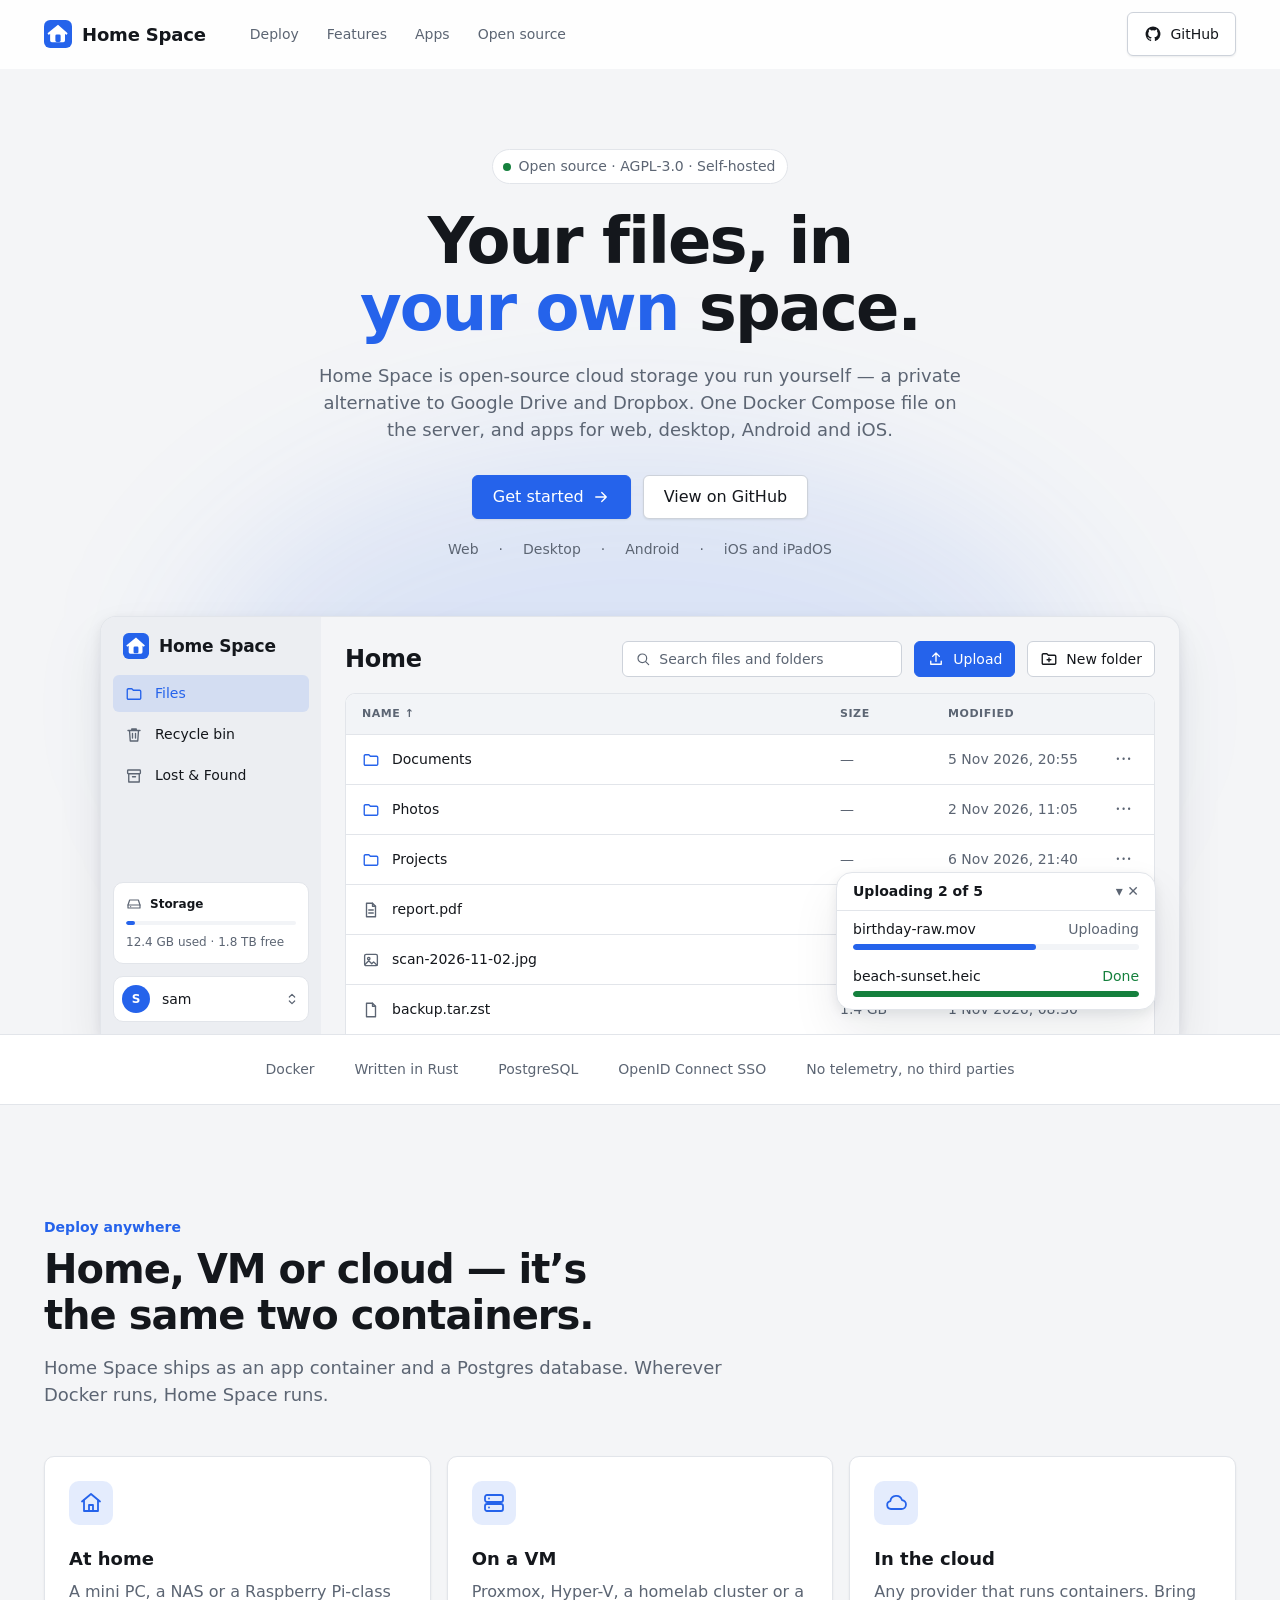
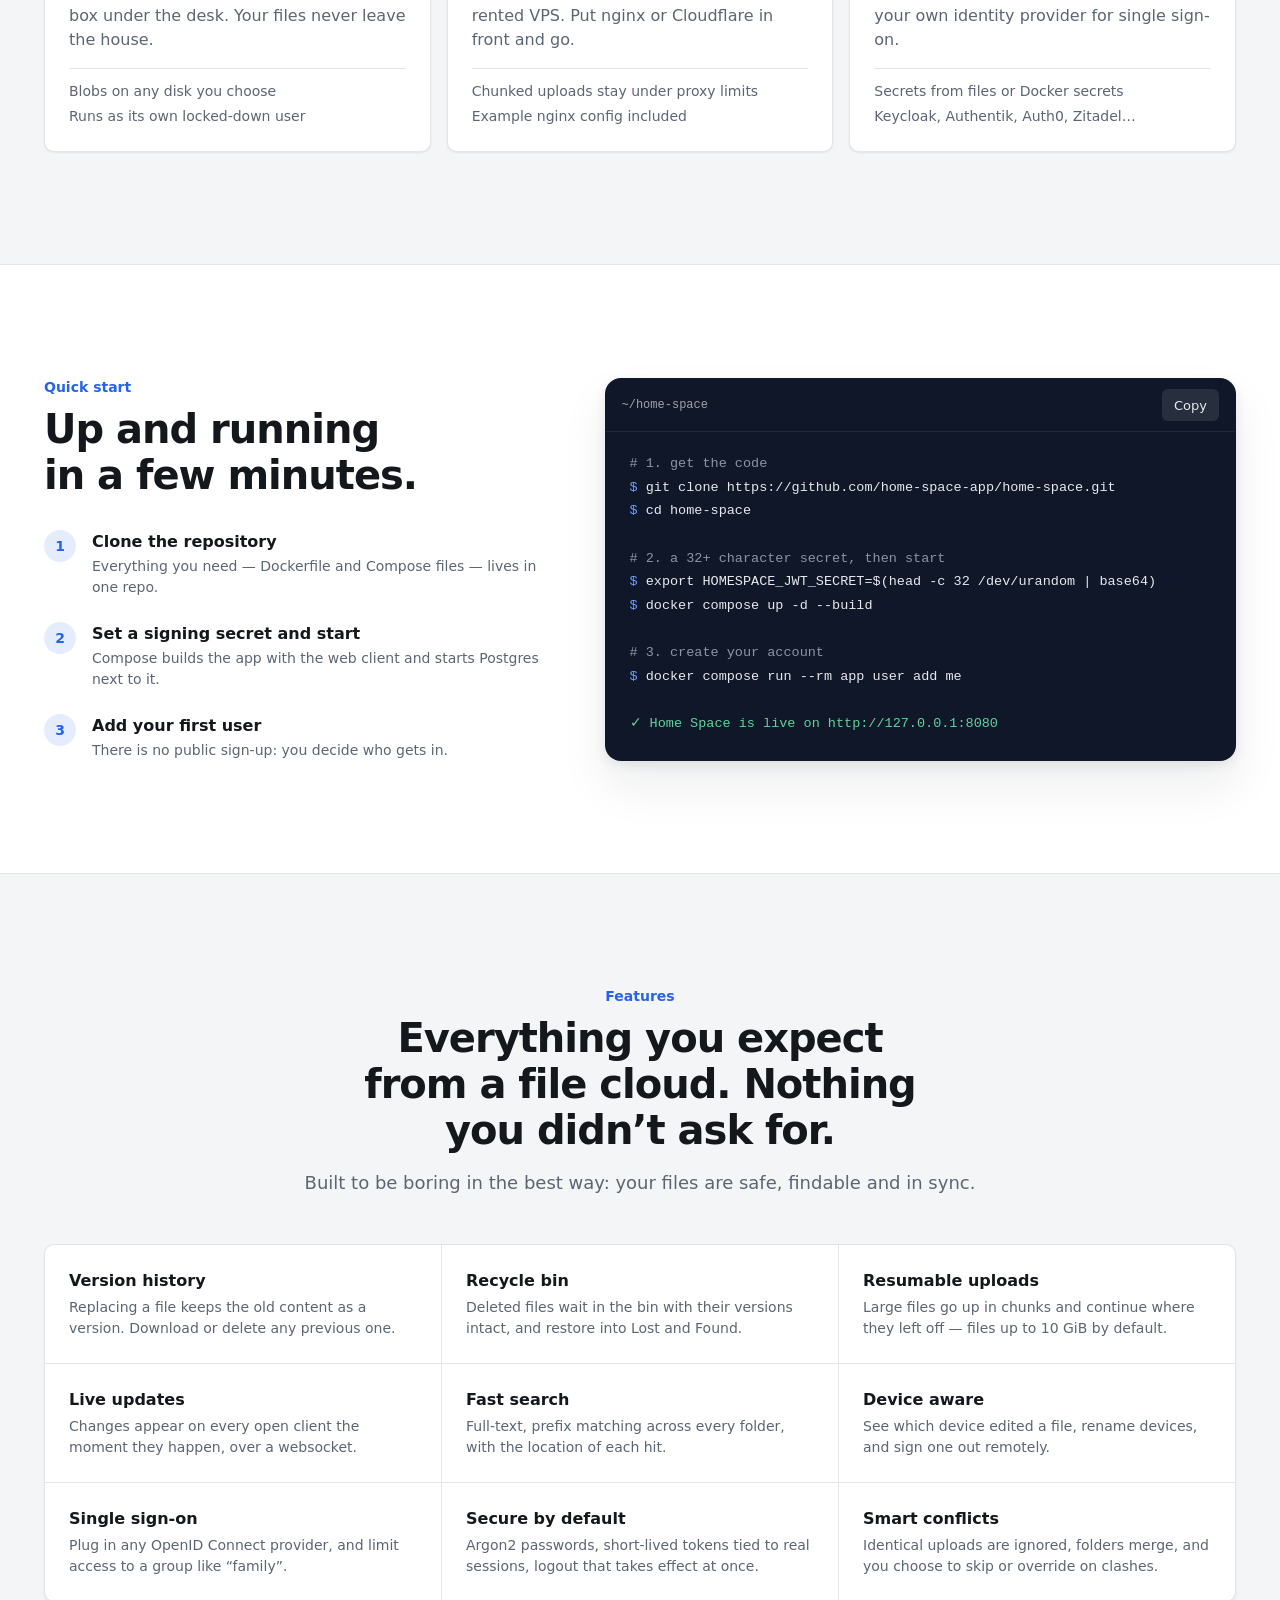
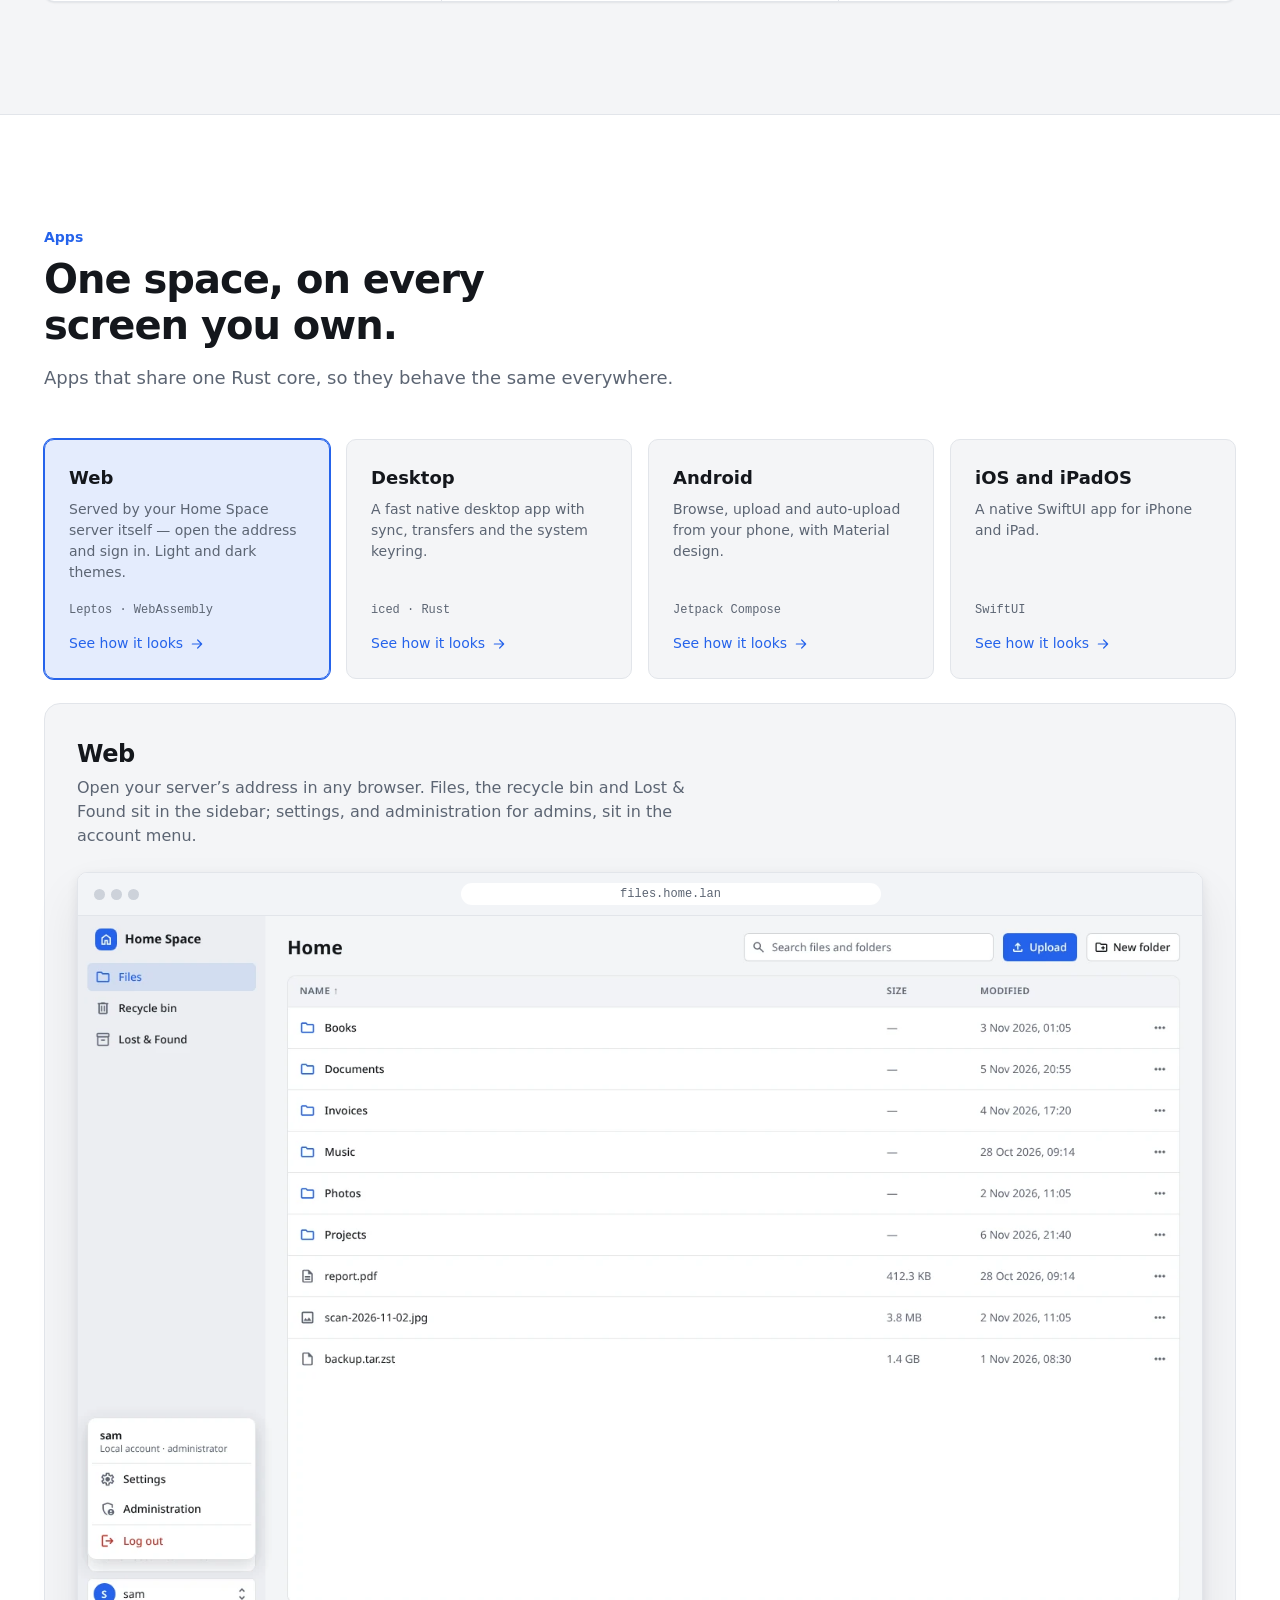
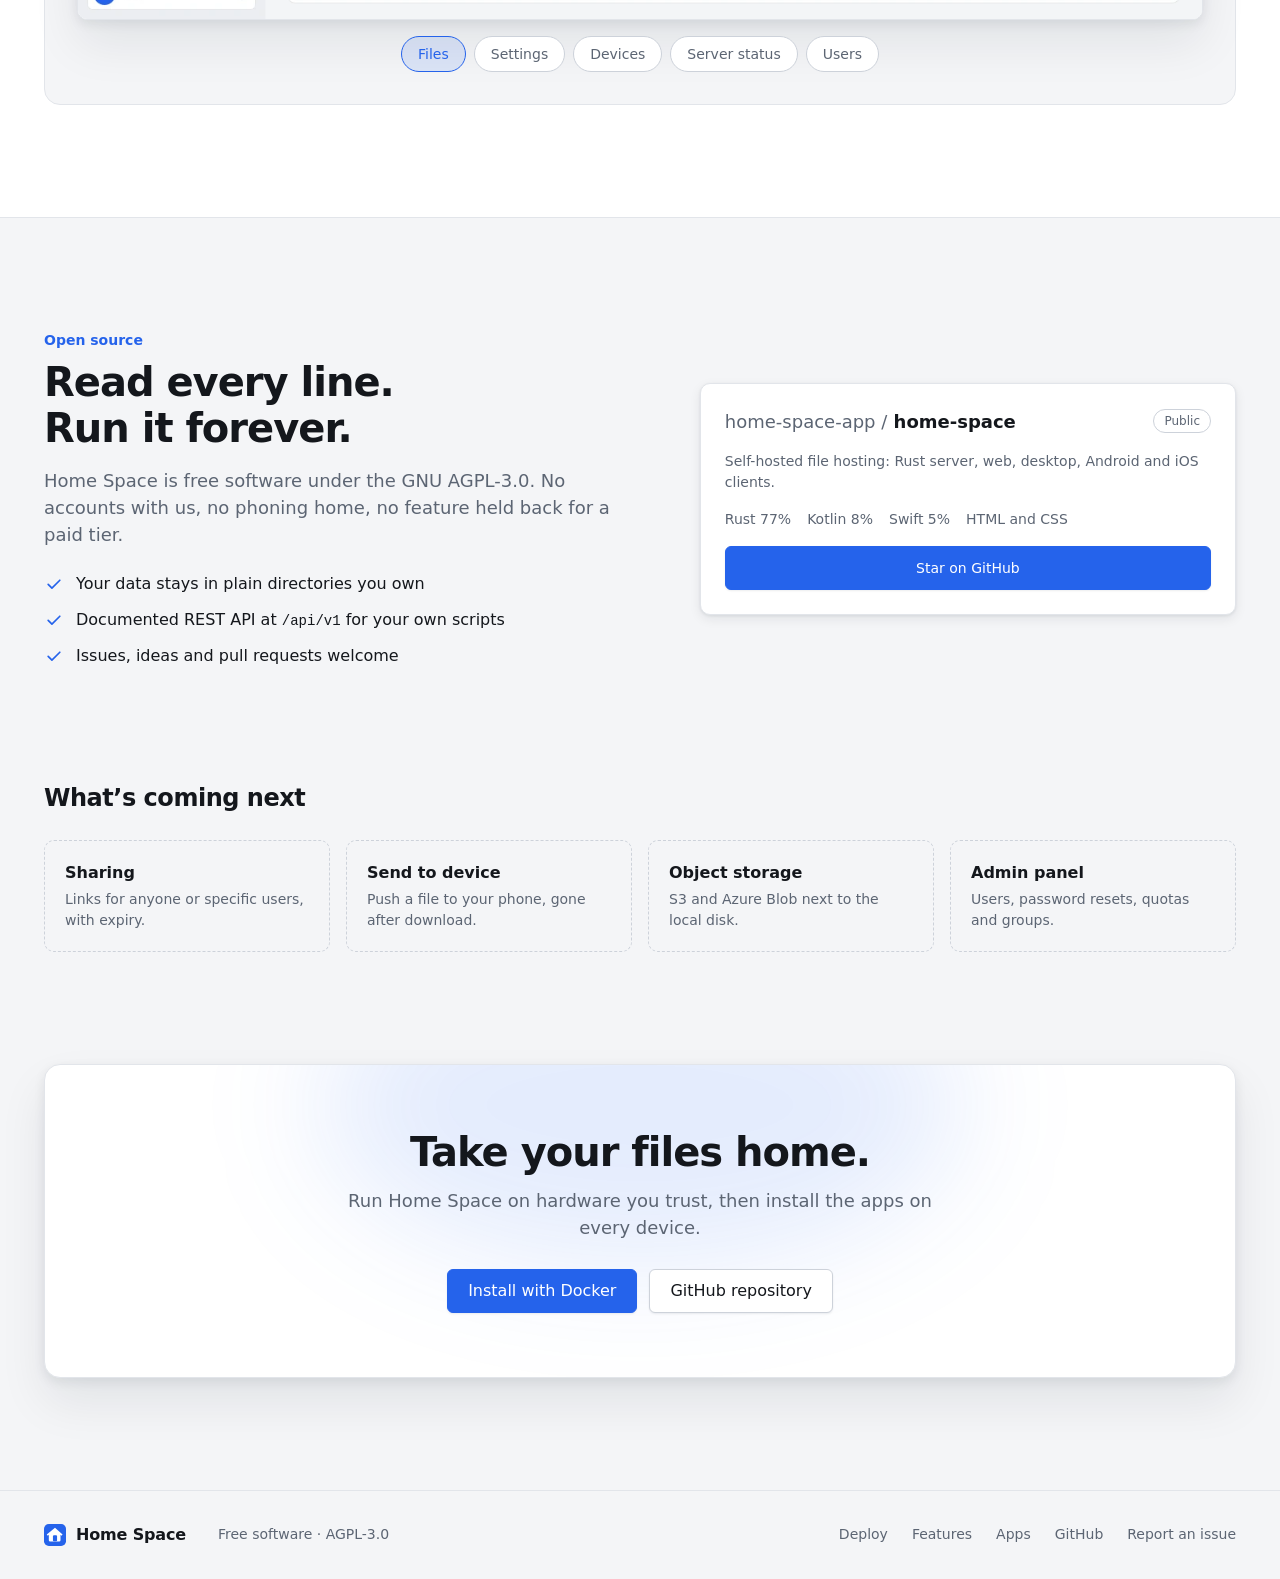
<file: src/index.html>
<!doctype html>
<html lang="en">
<head>
  <meta charset="utf-8">
  <meta name="viewport" content="width=device-width, initial-scale=1">
  <title>Home Space: open-source, self-hosted cloud storage (Google Drive alternative)</title>
  <meta name="description" content="Home Space is open-source, self-hosted cloud storage: a private Google Drive and Dropbox alternative you run at home, on a VM or in the cloud with Docker. Apps for web, desktop, Android and iOS.">
  <link rel="canonical" href="https://home-space.app/">
  <meta name="robots" content="index, follow">
  <meta name="theme-color" content="#2563eb">

  <meta property="og:type" content="website">
  <meta property="og:site_name" content="Home Space">
  <meta property="og:locale" content="en_US">
  <meta property="og:url" content="https://home-space.app/">
  <meta property="og:title" content="Home Space: self-hosted cloud storage you own">
  <meta property="og:description" content="Open-source, self-hosted file hosting and sync. One Docker Compose file. Web, desktop, Android and iOS apps.">
  <meta property="og:image" content="https://home-space.app/og-image.png">
  <meta property="og:image:width" content="1200">
  <meta property="og:image:height" content="630">
  <meta property="og:image:alt" content="Home Space: your files, in your own space. Self-hosted cloud storage for web, desktop, Android and iOS.">
  <meta name="twitter:card" content="summary_large_image">
  <meta name="twitter:title" content="Home Space: self-hosted cloud storage you own">
  <meta name="twitter:description" content="Open-source, self-hosted file hosting and sync. One Docker Compose file. Web, desktop, Android and iOS apps.">
  <meta name="twitter:image" content="https://home-space.app/og-image.png">

  <script type="application/ld+json">
  {
    "@context": "https://schema.org",
    "@graph": [
      {
        "@type": "WebSite",
        "@id": "https://home-space.app/#website",
        "url": "https://home-space.app/",
        "name": "Home Space",
        "inLanguage": "en"
      },
      {
        "@type": "SoftwareApplication",
        "@id": "https://home-space.app/#software",
        "name": "Home Space",
        "url": "https://home-space.app/",
        "description": "Open-source, self-hosted cloud storage and file sync. A private alternative to Google Drive and Dropbox, deployed with Docker Compose, with apps for web, desktop, Android and iOS.",
        "applicationCategory": "UtilitiesApplication",
        "applicationSubCategory": "File hosting and sync",
        "operatingSystem": "Linux, Windows, macOS, Android, iOS, iPadOS, Web",
        "image": "https://home-space.app/og-image.png",
        "license": "https://www.gnu.org/licenses/agpl-3.0.html",
        "isAccessibleForFree": true,
        "offers": { "@type": "Offer", "price": "0", "priceCurrency": "EUR" },
        "codeRepository": "https://github.com/home-space-app/home-space",
        "programmingLanguage": "Rust",
        "featureList": [
          "Self-hosted with Docker Compose",
          "Version history",
          "Recycle bin",
          "Resumable chunked uploads",
          "Live updates across clients",
          "Full-text search",
          "OpenID Connect single sign-on",
          "Desktop folder sync"
        ],
        "sameAs": ["https://github.com/home-space-app/home-space"]
      }
    ]
  }
  </script>

  <link rel="icon" href="favicon.svg" type="image/svg+xml">
  <link rel="apple-touch-icon" href="apple-touch-icon.png">
  <link rel="stylesheet" href="styles.css">
</head>
<body>

<!-- Icon sprite (Material-style outlines) -->
<svg width="0" height="0" style="position:absolute" aria-hidden="true">
  <defs>
    <symbol id="i-home" viewBox="0 0 24 24"><path d="M3 10.5 12 3l9 7.5"/><path d="M5 9.5V20h14V9.5"/><path d="M10 20v-6h4v6"/></symbol>
    <symbol id="i-server" viewBox="0 0 24 24"><rect x="3" y="4" width="18" height="7" rx="2"/><rect x="3" y="13" width="18" height="7" rx="2"/><path d="M7 7.5h.01M7 16.5h.01"/></symbol>
    <symbol id="i-cloud" viewBox="0 0 24 24"><path d="M7 18h10.5a4.5 4.5 0 0 0 .5-8.97A6 6 0 0 0 6.34 10.1 4 4 0 0 0 7 18Z"/></symbol>
    <symbol id="i-folder" viewBox="0 0 24 24"><path d="M3 6.5A1.5 1.5 0 0 1 4.5 5h4.6l2 2h8.4A1.5 1.5 0 0 1 21 8.5v9a1.5 1.5 0 0 1-1.5 1.5h-15A1.5 1.5 0 0 1 3 17.5Z"/></symbol>
    <symbol id="i-file" viewBox="0 0 24 24"><path d="M6 3h8l4 4v14H6Z"/><path d="M14 3v4h4M9 12h6M9 16h6"/></symbol>
    <symbol id="i-draft" viewBox="0 0 24 24"><path d="M6 3h8l4 4v14H6Z"/><path d="M14 3v4h4"/></symbol>
    <symbol id="i-image" viewBox="0 0 24 24"><rect x="3.5" y="4.5" width="17" height="15" rx="2"/><circle cx="9" cy="10" r="1.6"/><path d="m4 18 5-5 4 4 2.5-2.5L20 19"/></symbol>
    <symbol id="i-bin" viewBox="0 0 24 24"><path d="M4 6h16M9 6V4h6v2M6 6l1 14h10l1-14M10 10v6M14 10v6"/></symbol>
    <symbol id="i-box" viewBox="0 0 24 24"><rect x="3.5" y="4" width="17" height="5" rx="1"/><path d="M5 9v11h14V9M10 13h4"/></symbol>
    <symbol id="i-search" viewBox="0 0 24 24"><circle cx="11" cy="11" r="6.5"/><path d="m16 16 4.5 4.5"/></symbol>
    <symbol id="i-upload" viewBox="0 0 24 24"><path d="M12 15V4M7.5 8.5 12 4l4.5 4.5M5 15v4h14v-4"/></symbol>
    <symbol id="i-folder-add" viewBox="0 0 24 24"><path d="M3 6.5A1.5 1.5 0 0 1 4.5 5h4.6l2 2h8.4A1.5 1.5 0 0 1 21 8.5v9a1.5 1.5 0 0 1-1.5 1.5h-15A1.5 1.5 0 0 1 3 17.5Z"/><path d="M12 10.5v5M9.5 13h5"/></symbol>
    <symbol id="i-drive" viewBox="0 0 24 24"><path d="M3 13.5 5.5 6h13l2.5 7.5V18H3Z"/><path d="M3 13.5h18M7 16h.01"/></symbol>
    <symbol id="i-updown" viewBox="0 0 24 24"><path d="m8 9 4-4 4 4M8 15l4 4 4-4"/></symbol>
    <symbol id="i-arrow" viewBox="0 0 24 24"><path d="M5 12h14M13 6l6 6-6 6"/></symbol>
    <symbol id="i-check" viewBox="0 0 24 24"><path d="m5 12.5 4.5 4.5L19 7.5"/></symbol>
    <symbol id="i-github" viewBox="0 0 24 24"><path stroke="none" fill="currentColor" d="M12 2a10 10 0 0 0-3.16 19.49c.5.09.68-.22.68-.48v-1.7c-2.78.6-3.37-1.34-3.37-1.34-.45-1.16-1.11-1.47-1.11-1.47-.91-.62.07-.6.07-.6 1 .07 1.53 1.03 1.53 1.03.9 1.52 2.34 1.08 2.91.83.09-.65.35-1.09.63-1.34-2.22-.25-4.55-1.11-4.55-4.94 0-1.09.39-1.98 1.03-2.68-.1-.25-.45-1.27.1-2.64 0 0 .84-.27 2.75 1.02a9.6 9.6 0 0 1 5 0c1.91-1.3 2.75-1.02 2.75-1.02.55 1.37.2 2.39.1 2.64.64.7 1.03 1.59 1.03 2.68 0 3.84-2.34 4.68-4.57 4.93.36.31.68.92.68 1.85v2.74c0 .27.18.58.69.48A10 10 0 0 0 12 2Z"/></symbol>
  </defs>
</svg>

<header class="site-header" id="top">
  <div class="wrap">
    <a class="brand" href="#top"><img src="favicon.svg" alt="">Home Space</a>
    <nav class="nav" aria-label="Main">
      <a href="#deploy">Deploy</a>
      <a href="#features">Features</a>
      <a href="#apps">Apps</a>
      <a href="#open-source">Open source</a>
    </nav>
    <a class="button" href="https://github.com/home-space-app/home-space" rel="noopener">
      <svg class="ic"><use href="#i-github"/></svg>GitHub
    </a>
  </div>
</header>

<main>
  <!-- Hero -->
  <section class="hero">
    <div class="glow" aria-hidden="true"></div>
    <div class="wrap">
      <a class="eyebrow" href="https://github.com/home-space-app/home-space" rel="noopener"><span class="dot"></span>Open source · AGPL-3.0 · Self-hosted</a>
      <h1>Your files, in <em>your own</em> space.</h1>
      <p class="lede">Home Space is open-source cloud storage you run yourself — a private alternative to Google Drive and Dropbox. One Docker Compose file on the server, and apps for web, desktop, Android and iOS.</p>
      <div class="actions">
        <a class="button button--primary button--large" href="#quick-start">Get started <svg class="ic"><use href="#i-arrow"/></svg></a>
        <a class="button button--large" href="https://github.com/home-space-app/home-space" rel="noopener">View on GitHub</a>
      </div>
      <p class="platforms" aria-label="Available on">
        <span>Web</span><span aria-hidden="true">·</span><span>Desktop</span><span aria-hidden="true">·</span><span>Android</span><span aria-hidden="true">·</span><span>iOS and iPadOS</span>
      </p>

      <!-- Product shot: mirrors the web client design in Penpot (Home Space Client › Web › Files) -->
      <div class="shot" aria-hidden="true">
        <div class="app app--sidebar">
          <aside class="app-side">
            <span class="app-side__brand"><img src="favicon.svg" alt="">Home Space</span>
            <span class="app-side__item app-side__item--on"><svg class="ic"><use href="#i-folder"/></svg>Files</span>
            <span class="app-side__item"><svg class="ic"><use href="#i-bin"/></svg>Recycle bin</span>
            <span class="app-side__item"><svg class="ic"><use href="#i-box"/></svg>Lost &amp; Found</span>
            <span class="app-side__storage"><b><svg class="ic"><use href="#i-drive"/></svg>Storage</b><span class="progress"><span class="progress__fill progress__fill--part"></span></span><small>12.4 GB used · 1.8 TB free</small></span>
            <span class="app-side__user"><span class="avatar">S</span><b>sam</b><svg class="ic"><use href="#i-updown"/></svg></span>
          </aside>
          <div class="explorer">
            <div class="explorer__header">
              <span class="explorer__title">Home</span>
              <span class="app-search"><svg class="ic"><use href="#i-search"/></svg>Search files and folders</span>
              <span class="button button--primary"><svg class="ic"><use href="#i-upload"/></svg>Upload</span>
              <span class="button"><svg class="ic"><use href="#i-folder-add"/></svg>New folder</span>
            </div>
            <div class="node-table">
              <div class="node-row node-row--head"><span>Name ↑</span><span>Size</span><span>Modified</span><span></span></div>
              <div class="node-row"><span class="nm"><svg class="ic ic--folder"><use href="#i-folder"/></svg>Documents</span><span>—</span><span>5 Nov 2026, 20:55</span><span class="more">•••</span></div>
              <div class="node-row"><span class="nm"><svg class="ic ic--folder"><use href="#i-folder"/></svg>Photos</span><span>—</span><span>2 Nov 2026, 11:05</span><span class="more">•••</span></div>
              <div class="node-row"><span class="nm"><svg class="ic ic--folder"><use href="#i-folder"/></svg>Projects</span><span>—</span><span>6 Nov 2026, 21:40</span><span class="more">•••</span></div>
              <div class="node-row"><span class="nm"><svg class="ic"><use href="#i-file"/></svg>report.pdf</span><span>412.3 KB</span><span>28 Oct 2026, 09:14</span><span class="more">•••</span></div>
              <div class="node-row"><span class="nm"><svg class="ic"><use href="#i-image"/></svg>scan-2026-11-02.jpg</span><span>3.8 MB</span><span>2 Nov 2026, 11:05</span><span class="more">•••</span></div>
              <div class="node-row"><span class="nm"><svg class="ic"><use href="#i-draft"/></svg>backup.tar.zst</span><span>1.4 GB</span><span>1 Nov 2026, 08:30</span><span class="more">•••</span></div>
            </div>
          </div>
        </div>
        <div class="upload-panel">
          <div class="upload-panel__head">Uploading 2 of 5<span>▾ ✕</span></div>
          <div class="upload-panel__row">
            <div class="upload-panel__line"><span>birthday-raw.mov</span><span class="muted">Uploading</span></div>
            <div class="progress"><span class="progress__fill progress__fill--live"></span></div>
          </div>
          <div class="upload-panel__row">
            <div class="upload-panel__line"><span>beach-sunset.heic</span><span class="done">Done</span></div>
            <div class="progress"><span class="progress__fill progress__fill--done"></span></div>
          </div>
        </div>
      </div>
    </div>
  </section>

  <div class="trust">
    <div class="wrap">
      <span>Docker</span>
      <span>Written in Rust</span>
      <span>PostgreSQL</span>
      <span>OpenID Connect SSO</span>
      <span>No telemetry, no third parties</span>
    </div>
  </div>

  <!-- Deploy anywhere -->
  <section id="deploy">
    <div class="wrap">
      <div class="section-head">
        <div class="kicker">Deploy anywhere</div>
        <h2>Home, VM or cloud — it’s the same two containers.</h2>
        <p>Home Space ships as an app container and a Postgres database. Wherever Docker runs, Home Space runs.</p>
      </div>
      <div class="cards cards--3">
        <article class="card">
          <div class="glyph"><svg class="ic"><use href="#i-home"/></svg></div>
          <h3>At home</h3>
          <p>A mini PC, a NAS or a Raspberry Pi-class box under the desk. Your files never leave the house.</p>
          <ul><li>Blobs on any disk you choose</li><li>Runs as its own locked-down user</li></ul>
        </article>
        <article class="card">
          <div class="glyph"><svg class="ic"><use href="#i-server"/></svg></div>
          <h3>On a VM</h3>
          <p>Proxmox, Hyper-V, a homelab cluster or a rented VPS. Put nginx or Cloudflare in front and go.</p>
          <ul><li>Chunked uploads stay under proxy limits</li><li>Example nginx config included</li></ul>
        </article>
        <article class="card">
          <div class="glyph"><svg class="ic"><use href="#i-cloud"/></svg></div>
          <h3>In the cloud</h3>
          <p>Any provider that runs containers. Bring your own identity provider for single sign-on.</p>
          <ul><li>Secrets from files or Docker secrets</li><li>Keycloak, Authentik, Auth0, Zitadel…</li></ul>
        </article>
      </div>
    </div>
  </section>

  <!-- Quick start -->
  <section class="band" id="quick-start">
    <div class="wrap split">
      <div class="split__text">
        <div class="section-head section-head--tight">
          <div class="kicker">Quick start</div>
          <h2>Up and running in a few minutes.</h2>
        </div>
        <ol class="steps">
          <li><div><h3>Clone the repository</h3><p>Everything you need — Dockerfile and Compose files — lives in one repo.</p></div></li>
          <li><div><h3>Set a signing secret and start</h3><p>Compose builds the app with the web client and starts Postgres next to it.</p></div></li>
          <li><div><h3>Add your first user</h3><p>There is no public sign-up: you decide who gets in.</p></div></li>
        </ol>
      </div>
      <div class="terminal">
        <div class="terminal__bar"><span>~/home-space</span><button class="terminal__copy" type="button" data-copy="code-quick">Copy</button></div>
<pre id="code-quick"><span class="c"># 1. get the code</span>
<span class="p">$ </span>git clone https://github.com/home-space-app/home-space.git
<span class="p">$ </span>cd home-space

<span class="c"># 2. a 32+ character secret, then start</span>
<span class="p">$ </span>export HOMESPACE_JWT_SECRET=$(head -c 32 /dev/urandom | base64)
<span class="p">$ </span>docker compose up -d --build

<span class="c"># 3. create your account</span>
<span class="p">$ </span>docker compose run --rm app user add me

<span class="s">✓ Home Space is live on http://127.0.0.1:8080</span></pre>
      </div>
    </div>
  </section>

  <!-- Features -->
  <section id="features">
    <div class="wrap">
      <div class="section-head section-head--center">
        <div class="kicker">Features</div>
        <h2>Everything you expect from a file cloud. Nothing you didn’t ask for.</h2>
        <p>Built to be boring in the best way: your files are safe, findable and in sync.</p>
      </div>
      <div class="features">
        <div class="feature"><h3>Version history</h3><p>Replacing a file keeps the old content as a version. Download or delete any previous one.</p></div>
        <div class="feature"><h3>Recycle bin</h3><p>Deleted files wait in the bin with their versions intact, and restore into Lost and Found.</p></div>
        <div class="feature"><h3>Resumable uploads</h3><p>Large files go up in chunks and continue where they left off — files up to 10 GiB by default.</p></div>
        <div class="feature"><h3>Live updates</h3><p>Changes appear on every open client the moment they happen, over a websocket.</p></div>
        <div class="feature"><h3>Fast search</h3><p>Full-text, prefix matching across every folder, with the location of each hit.</p></div>
        <div class="feature"><h3>Device aware</h3><p>See which device edited a file, rename devices, and sign one out remotely.</p></div>
        <div class="feature"><h3>Single sign-on</h3><p>Plug in any OpenID Connect provider, and limit access to a group like “family”.</p></div>
        <div class="feature"><h3>Secure by default</h3><p>Argon2 passwords, short-lived tokens tied to real sessions, logout that takes effect at once.</p></div>
        <div class="feature"><h3>Smart conflicts</h3><p>Identical uploads are ignored, folders merge, and you choose to skip or override on clashes.</p></div>
      </div>
    </div>
  </section>

  <!-- Apps -->
  <section class="band" id="apps">
    <div class="wrap">
      <div class="section-head">
        <div class="kicker">Apps</div>
        <h2>One space, on every screen you own.</h2>
        <p>Apps that share one Rust core, so they behave the same everywhere.</p>
      </div>
      <div class="cards cards--4 client-tabs" role="tablist" aria-label="Apps">
        <a class="client" href="#apps-web" id="tab-web" role="tab" aria-controls="view-web" aria-selected="true" data-client="web">
          <h3>Web</h3>
          <p>Served by your Home Space server itself — open the address and sign in. Light and dark themes.</p>
          <div class="client__tech">Leptos · WebAssembly</div>
          <span class="client__more">See how it looks <svg class="ic"><use href="#i-arrow"/></svg></span>
        </a>
        <a class="client" href="#apps-desktop" id="tab-desktop" role="tab" aria-controls="view-desktop" aria-selected="false" data-client="desktop">
          <h3>Desktop</h3>
          <p>A fast native desktop app with sync, transfers and the system keyring.</p>
          <div class="client__tech">iced · Rust</div>
          <span class="client__more">See how it looks <svg class="ic"><use href="#i-arrow"/></svg></span>
        </a>
        <a class="client" href="#apps-android" id="tab-android" role="tab" aria-controls="view-android" aria-selected="false" data-client="android">
          <h3>Android</h3>
          <p>Browse, upload and auto-upload from your phone, with Material design.</p>
          <div class="client__tech">Jetpack Compose</div>
          <span class="client__more">See how it looks <svg class="ic"><use href="#i-arrow"/></svg></span>
        </a>
        <a class="client" href="#apps-ios" id="tab-ios" role="tab" aria-controls="view-ios" aria-selected="false" data-client="ios">
          <h3>iOS and iPadOS</h3>
          <p>A native SwiftUI app for iPhone and iPad.</p>
          <div class="client__tech">SwiftUI</div>
          <span class="client__more">See how it looks <svg class="ic"><use href="#i-arrow"/></svg></span>
        </a>
      </div>

      <!-- Client views: one panel per app, switched by the cards above -->
      <div class="client-views">
        <!-- Web -->
        <div class="client-view" id="view-web" role="tabpanel" aria-labelledby="tab-web">
          <div class="client-view__head">
            <h3>Web</h3>
            <p>Open your server’s address in any browser. Files, the recycle bin and Lost &amp; Found sit in the sidebar; settings, and administration for admins, sit in the account menu.</p>
          </div>
          <div class="gallery" data-gallery>
            <figure class="browser">
              <div class="browser__bar" aria-hidden="true"><span class="browser__dots"><i></i><i></i><i></i></span><span class="browser__url">files.home.lan</span></div>
              <picture data-shot>
                <source media="(prefers-color-scheme: dark)" srcset="screens/web-files-dark.webp">
                <img src="screens/web-files-light.webp" width="1440" height="900" alt="Home Space web app showing the Home folder with the account menu open" loading="lazy">
              </picture>
            </figure>
            <div class="gallery__thumbs" role="group" aria-label="Web screens">
              <button type="button" class="thumb" aria-pressed="true" data-light="screens/web-files-light.webp" data-dark="screens/web-files-dark.webp" data-alt="Home Space web app showing the Home folder with the account menu open">Files</button>
              <button type="button" class="thumb" aria-pressed="false" data-light="screens/web-settingsaccount-light.webp" data-dark="screens/web-settingsaccount-dark.webp" data-alt="Home Space web account settings with sign-in method, password and storage">Settings</button>
              <button type="button" class="thumb" aria-pressed="false" data-light="screens/web-settingsdevices-light.webp" data-dark="screens/web-settingsdevices-dark.webp" data-alt="Home Space web settings listing signed-in devices">Devices</button>
              <button type="button" class="thumb" aria-pressed="false" data-light="screens/web-adminstatus-light.webp" data-dark="screens/web-adminstatus-dark.webp" data-alt="Home Space web administration showing server status, disk use and configuration">Server status</button>
              <button type="button" class="thumb" aria-pressed="false" data-light="screens/web-adminusers-light.webp" data-dark="screens/web-adminusers-dark.webp" data-alt="Home Space web administration listing users with roles, quotas and devices">Users</button>
            </div>
          </div>
        </div>

        <!-- Desktop -->
        <div class="client-view" id="view-desktop" role="tabpanel" aria-labelledby="tab-desktop" hidden>
          <div class="client-view__head">
            <h3>Desktop</h3>
            <p>A sidebar for files, the sync queue, the recycle bin and your devices — and a folder on disk that stays in sync.</p>
          </div>
          <div class="gallery" data-gallery>
            <figure class="window">
              <picture data-shot>
                <source media="(prefers-color-scheme: dark)" srcset="screens/desktop-browser-dark.webp">
                <img src="screens/desktop-browser-light.webp" width="1280" height="800" alt="Home Space desktop app showing the Home folder with sync status on each file" loading="lazy">
              </picture>
            </figure>
            <div class="gallery__thumbs" role="group" aria-label="Desktop screens">
              <button type="button" class="thumb" aria-pressed="true" data-light="screens/desktop-browser-light.webp" data-dark="screens/desktop-browser-dark.webp" data-alt="Home Space desktop app showing the Home folder with sync status on each file">Files</button>
              <button type="button" class="thumb" aria-pressed="false" data-light="screens/desktop-syncqueue-light.webp" data-dark="screens/desktop-syncqueue-dark.webp" data-alt="Home Space desktop sync queue with failed, active and waiting transfers">Sync queue</button>
              <button type="button" class="thumb" aria-pressed="false" data-light="screens/desktop-details-light.webp" data-dark="screens/desktop-details-dark.webp" data-alt="Home Space desktop app with the details panel open for a file">Details</button>
            </div>
          </div>
        </div>

        <!-- Android -->
        <div class="client-view" id="view-android" role="tabpanel" aria-labelledby="tab-android" hidden>
          <div class="client-view__head">
            <h3>Android</h3>
            <p>Material 3 on your phone: browse folders, watch uploads and downloads, and pick what syncs.</p>
          </div>
          <div class="phones">
            <figure class="phone">
              <picture>
                <source media="(prefers-color-scheme: dark)" srcset="screens/android-browse-dark.webp">
                <img src="screens/android-browse-light.webp" width="390" height="844" alt="Home Space for Android browsing the Documents folder with an upload in progress" loading="lazy">
              </picture>
              <figcaption>Files</figcaption>
            </figure>
            <figure class="phone">
              <picture>
                <source media="(prefers-color-scheme: dark)" srcset="screens/android-transfers-dark.webp">
                <img src="screens/android-transfers-light.webp" width="390" height="844" alt="Home Space for Android transfers screen" loading="lazy">
              </picture>
              <figcaption>Transfers</figcaption>
            </figure>
            <figure class="phone">
              <picture>
                <source media="(prefers-color-scheme: dark)" srcset="screens/android-settings-dark.webp">
                <img src="screens/android-settings-light.webp" width="390" height="844" alt="Home Space for Android settings screen" loading="lazy">
              </picture>
              <figcaption>Settings</figcaption>
            </figure>
          </div>
        </div>

        <!-- iOS -->
        <div class="client-view" id="view-ios" role="tabpanel" aria-labelledby="tab-ios" hidden>
          <div class="client-view__head">
            <h3>iOS and iPadOS</h3>
            <p>A native iOS look: large titles, floating controls for search and adding files, and a tab bar for files, transfers and settings.</p>
          </div>
          <div class="phones">
            <figure class="phone">
              <picture>
                <source media="(prefers-color-scheme: dark)" srcset="screens/ios-browse-dark.webp">
                <img src="screens/ios-browse-light.webp" width="393" height="852" alt="Home Space for iOS browsing the Documents folder with an upload in progress" loading="lazy">
              </picture>
              <figcaption>Files</figcaption>
            </figure>
            <figure class="phone">
              <picture>
                <source media="(prefers-color-scheme: dark)" srcset="screens/ios-newmenu-dark.webp">
                <img src="screens/ios-newmenu-light.webp" width="393" height="852" alt="Home Space for iOS with the add menu open, offering Upload files and New folder" loading="lazy">
              </picture>
              <figcaption>Add menu</figcaption>
            </figure>
            <figure class="phone">
              <picture>
                <source media="(prefers-color-scheme: dark)" srcset="screens/ios-transfers-dark.webp">
                <img src="screens/ios-transfers-light.webp" width="393" height="852" alt="Home Space for iOS transfers screen with uploads, auto-upload and offline copies" loading="lazy">
              </picture>
              <figcaption>Transfers</figcaption>
            </figure>
          </div>
        </div>
      </div>
    </div>
  </section>

  <!-- Open source -->
  <section id="open-source">
    <div class="wrap split">
      <div class="split__text">
        <div class="section-head section-head--flush">
          <div class="kicker">Open source</div>
          <h2>Read every line. Run it forever.</h2>
          <p>Home Space is free software under the GNU AGPL-3.0. No accounts with us, no phoning home, no feature held back for a paid tier.</p>
        </div>
        <ul class="checks">
          <li><svg class="ic"><use href="#i-check"/></svg><span>Your data stays in plain directories you own</span></li>
          <li><svg class="ic"><use href="#i-check"/></svg><span>Documented REST API at <code>/api/v1</code> for your own scripts</span></li>
          <li><svg class="ic"><use href="#i-check"/></svg><span>Issues, ideas and pull requests welcome</span></li>
        </ul>
      </div>
      <div class="repo-card">
        <div class="repo-card__top">
          <b><span>home-space-app /</span> home-space</b>
          <span class="repo-card__tag">Public</span>
        </div>
        <p>Self-hosted file hosting: Rust server, web, desktop, Android and iOS clients.</p>
        <div class="repo-card__langs"><span>Rust 77%</span><span>Kotlin 8%</span><span>Swift 5%</span><span>HTML and CSS</span></div>
        <a class="button button--primary button--block" href="https://github.com/home-space-app/home-space" rel="noopener">Star on GitHub</a>
      </div>
    </div>
  </section>

  <!-- Roadmap -->
  <section class="roadmap-section" id="roadmap">
    <div class="wrap">
      <h2 class="roadmap-title">What’s coming next</h2>
      <div class="cards cards--4">
        <div class="road"><b>Sharing</b><span>Links for anyone or specific users, with expiry.</span></div>
        <div class="road"><b>Send to device</b><span>Push a file to your phone, gone after download.</span></div>
        <div class="road"><b>Object storage</b><span>S3 and Azure Blob next to the local disk.</span></div>
        <div class="road"><b>Admin panel</b><span>Users, password resets, quotas and groups.</span></div>
      </div>
    </div>
  </section>

  <!-- CTA -->
  <section class="cta">
    <div class="wrap">
      <div class="cta__box">
        <div class="cta__glow" aria-hidden="true"></div>
        <h2>Take your files home.</h2>
        <p>Run Home Space on hardware you trust, then install the apps on every device.</p>
        <div class="actions">
          <a class="button button--primary button--large" href="#quick-start">Install with Docker</a>
          <a class="button button--large" href="https://github.com/home-space-app/home-space" rel="noopener">GitHub repository</a>
        </div>
      </div>
    </div>
  </section>
</main>

<footer class="site-footer">
  <div class="wrap">
    <a class="brand brand--small" href="#top"><img src="favicon.svg" alt="">Home Space</a>
    <span>Free software · AGPL-3.0</span>
    <nav aria-label="Footer">
      <a href="#deploy">Deploy</a>
      <a href="#features">Features</a>
      <a href="#apps">Apps</a>
      <a href="https://github.com/home-space-app/home-space" rel="noopener">GitHub</a>
      <a href="https://github.com/home-space-app/home-space/issues" rel="noopener">Report an issue</a>
    </nav>
  </div>
</footer>

<script>
  const header = document.querySelector('.site-header');
  const onScroll = () => header.classList.toggle('scrolled', scrollY > 8);
  addEventListener('scroll', onScroll, { passive: true }); onScroll();

  document.querySelectorAll('[data-copy]').forEach(btn => {
    btn.addEventListener('click', async () => {
      const text = document.getElementById(btn.dataset.copy).innerText
        .split('\n').filter(l => l.startsWith('$ ')).map(l => l.slice(2)).join('\n');
      try { await navigator.clipboard.writeText(text); btn.textContent = 'Copied'; }
      catch { btn.textContent = 'Press ⌘C'; }
      setTimeout(() => (btn.textContent = 'Copy'), 1600);
    });
  });

  // Apps: each client card opens its view below the cards.
  const tabs = [...document.querySelectorAll('.client-tabs [role=tab]')];
  const selectClient = (name, scroll) => {
    const tab = tabs.find(t => t.dataset.client === name);
    if (!tab) return false;
    tabs.forEach(t => {
      const on = t === tab;
      t.setAttribute('aria-selected', on);
      t.tabIndex = on ? 0 : -1;
      document.getElementById(t.getAttribute('aria-controls')).hidden = !on;
    });
    if (scroll) document.getElementById(tab.getAttribute('aria-controls')).scrollIntoView({ block: 'nearest' });
    return true;
  };
  tabs.forEach((tab, i) => {
    tab.addEventListener('click', e => {
      e.preventDefault();
      selectClient(tab.dataset.client, true);
      history.replaceState(null, '', tab.getAttribute('href'));
    });
    tab.addEventListener('keydown', e => {
      const step = { ArrowRight: 1, ArrowLeft: -1 }[e.key];
      if (!step) return;
      const next = tabs[(i + step + tabs.length) % tabs.length];
      next.focus(); next.click();
    });
  });
  const fromHash = () => {
    const m = location.hash.match(/^#apps-(\w+)$/);
    if (m && selectClient(m[1], false)) document.getElementById('apps').scrollIntoView();
  };
  fromHash();
  addEventListener('hashchange', fromHash);

  // Desktop gallery: thumbnails swap the main screenshot.
  document.querySelectorAll('[data-gallery]').forEach(g => {
    const pic = g.querySelector('[data-shot]');
    g.querySelectorAll('.thumb').forEach(btn => btn.addEventListener('click', () => {
      g.querySelectorAll('.thumb').forEach(b => b.setAttribute('aria-pressed', b === btn));
      pic.querySelector('source').srcset = btn.dataset.dark;
      const img = pic.querySelector('img');
      img.src = btn.dataset.light; img.alt = btn.dataset.alt;
    }));
  });
</script>
</body>
</html>
</file>
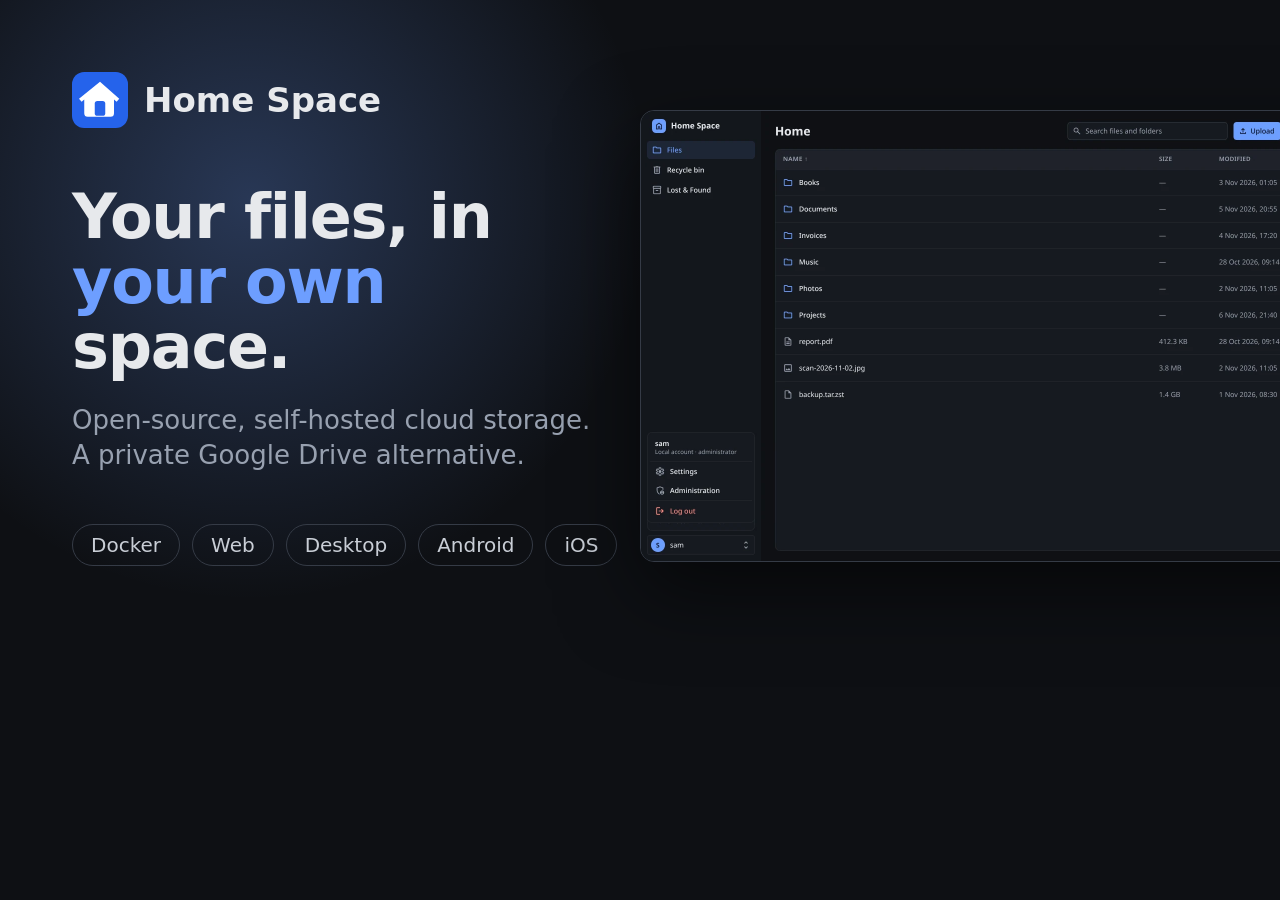
<file: tools/og-image.html>
<!doctype html>
<!-- Source for src/og-image.png (1200x630). Regenerate with: node tools/render-og.js -->
<html lang="en"><head><meta charset="utf-8">
<style>
  html,body{margin:0}
  body{width:1200px;height:630px;overflow:hidden;background:#0e1014;color:#e7e9ec;
    font-family:system-ui,-apple-system,"Segoe UI",Roboto,sans-serif;position:relative}
  .glow{position:absolute;inset:-200px auto auto -150px;width:800px;height:800px;
    background:radial-gradient(closest-side,rgb(109 158 255/.28),transparent);}
  .text{position:absolute;left:72px;top:72px;width:520px}
  .brand{display:flex;align-items:center;gap:16px;font-size:34px;font-weight:650}
  .brand img{width:56px;height:56px}
  h1{font-size:62px;line-height:1.05;letter-spacing:-.02em;margin:56px 0 24px}
  h1 em{font-style:normal;color:#6d9eff}
  p{font-size:26px;line-height:1.35;color:#98a1b0;margin:0}
  .tags{position:absolute;left:72px;bottom:64px;display:flex;gap:12px}
  .tags span{border:1px solid #353b46;border-radius:999px;padding:8px 18px;font-size:20px;color:#c9ced6}
  .shot{position:absolute;left:640px;top:110px;width:720px;border-radius:14px;overflow:hidden;
    border:1px solid #353b46;box-shadow:0 30px 80px rgb(0 0 0/.55)}
  .shot img{display:block;width:100%}
</style></head><body>
<div class="glow"></div>
<div class="text">
  <div class="brand"><img src="../src/favicon.svg" alt="">Home Space</div>
  <h1>Your files, in <em>your own</em> space.</h1>
  <p>Open-source, self-hosted cloud storage. A private Google Drive alternative.</p>
</div>
<div class="tags"><span>Docker</span><span>Web</span><span>Desktop</span><span>Android</span><span>iOS</span></div>
<div class="shot"><img src="../src/screens/web-files-dark.webp" alt=""></div>
</body></html>
</file>
<file: src/styles.css>
/* Home Space product site. Tokens mirror the app's design system (home-space, clients/web/styles/tokens.css).
   Site-only additions: display type sizes, section spacing and --site-code-bg. */
:root {
  color-scheme: light dark;

  --color-bg: light-dark(#f4f5f7, #0e1014);
  --color-surface: light-dark(#ffffff, #171a20);
  --color-surface-hover: light-dark(#f2f4f7, #1e222a);
  --color-text: light-dark(#14171c, #e7e9ec);
  --color-muted: light-dark(#5c6573, #98a1b0);
  --color-border: light-dark(#e2e5ea, #262b34);
  --color-border-strong: light-dark(#cdd2da, #353b46);
  --color-accent: light-dark(#2563eb, #6d9eff);
  --color-accent-hover: light-dark(#1d4ed8, #8ab1ff);
  --color-on-accent: light-dark(#ffffff, #0a1220);
  --color-accent-soft: color-mix(in oklab, var(--color-accent) 12%, transparent);
  --color-success: light-dark(#15803d, #5fd39a);
  --color-shadow: light-dark(rgb(16 24 40 / 0.08), rgb(0 0 0 / 0.45));

  --shadow-sm: 0 1px 2px var(--color-shadow);
  --shadow-md: 0 4px 12px var(--color-shadow), 0 1px 3px var(--color-shadow);
  --shadow-lg: 0 24px 48px var(--color-shadow), 0 4px 12px var(--color-shadow);
  --focus-ring: 0 0 0 3px color-mix(in oklab, var(--color-accent) 40%, transparent);

  --space-1: 4px;
  --space-2: 8px;
  --space-3: 12px;
  --space-4: 16px;
  --space-5: 24px;
  --space-6: 32px;
  --space-7: 48px;

  --radius-sm: 6px;
  --radius-md: 10px;
  --radius-lg: 16px;

  --text-sm: 0.875rem;
  --text-md: 1rem;
  --text-lg: 1.125rem;
  --text-xl: 1.5rem;

  --font-sans: system-ui, -apple-system, "Segoe UI", Roboto, sans-serif;
  --font-mono: ui-monospace, "SF Mono", Menlo, Consolas, monospace;
  --transition: 140ms ease;

  /* Site additions */
  --site-code-bg: #0f1729;
  --content: 1240px;
  --gutter: 24px;
  --section: 112px;
}

*, *::before, *::after { box-sizing: border-box; }

html { scroll-behavior: smooth; scroll-padding-top: 80px; }

body {
  margin: 0;
  background: var(--color-bg);
  color: var(--color-text);
  font: var(--text-md)/1.5 var(--font-sans);
  -webkit-font-smoothing: antialiased;
  text-size-adjust: 100%;
}

h1, h2, h3, p { margin: 0; }
a { color: var(--color-accent); text-decoration: none; }
a:hover { color: var(--color-accent-hover); }
:focus-visible { outline: none; box-shadow: var(--focus-ring); border-radius: var(--radius-sm); }
img, svg { display: block; }
code { font-family: var(--font-mono); font-size: 0.875em; }

.wrap { max-width: var(--content); margin: 0 auto; padding: 0 var(--gutter); }

.ic { width: 20px; height: 20px; flex: none; fill: none; stroke: currentColor; stroke-width: 1.8; stroke-linecap: round; stroke-linejoin: round; }

/* ---------- Button (design system .button) ---------- */
.button {
  display: inline-flex; align-items: center; justify-content: center; gap: var(--space-2);
  min-height: 44px; padding: var(--space-2) var(--space-4);
  border: 1px solid var(--color-border-strong); border-radius: var(--radius-sm);
  background: var(--color-surface); color: var(--color-text);
  font: 500 var(--text-sm)/1.25rem var(--font-sans);
  white-space: nowrap; cursor: pointer;
  box-shadow: var(--shadow-sm);
  transition: background var(--transition), border-color var(--transition), color var(--transition);
}
.button:hover { background: var(--color-surface-hover); color: var(--color-text); }
.button:focus-visible { box-shadow: var(--focus-ring); }
.button--primary { border-color: var(--color-accent); background: var(--color-accent); color: var(--color-on-accent); }
.button--primary:hover { border-color: var(--color-accent-hover); background: var(--color-accent-hover); color: var(--color-on-accent); }
.button--ghost { border-color: transparent; background: transparent; box-shadow: none; }
.button--block { width: 100%; }
.button--large { padding: 10px 20px; font-size: var(--text-md); }
.button .ic { width: 18px; height: 18px; }

/* ---------- Header ---------- */
.site-header {
  position: sticky; top: 0; z-index: 10;
  background: color-mix(in oklab, var(--color-surface) 85%, transparent);
  backdrop-filter: blur(12px);
  border-bottom: 1px solid transparent;
  transition: border-color var(--transition);
}
.site-header.scrolled { border-bottom-color: var(--color-border); }
.site-header .wrap { display: flex; align-items: center; gap: var(--space-6); padding-top: var(--space-3); padding-bottom: var(--space-3); }
.brand { display: flex; align-items: center; gap: 10px; color: var(--color-text); font-size: var(--text-lg); font-weight: 650; letter-spacing: -0.01em; }
.brand:hover { color: var(--color-text); }
.brand img { width: 28px; height: 28px; }
.brand--small { font-size: var(--text-md); }
.brand--small img { width: 22px; height: 22px; }
.nav { display: flex; gap: var(--space-1); margin-right: auto; }
.nav a { padding: var(--space-2) var(--space-3); border-radius: var(--radius-sm); color: var(--color-muted); font-size: var(--text-sm); font-weight: 500; transition: background var(--transition), color var(--transition); }
.nav a:hover { background: var(--color-surface-hover); color: var(--color-text); }

/* ---------- Hero ---------- */
.hero { position: relative; overflow: hidden; padding: 80px 0 0; }
.hero .glow {
  position: absolute; left: 50%; top: 380px; width: 900px; height: 520px; transform: translateX(-50%);
  border-radius: 50%; background: var(--color-accent-soft); filter: blur(80px);
}
.hero .wrap { position: relative; display: flex; flex-direction: column; align-items: center; text-align: center; }
.eyebrow {
  display: inline-flex; align-items: center; gap: var(--space-2);
  padding: 6px 12px 6px 10px; border-radius: 999px;
  background: var(--color-surface); border: 1px solid var(--color-border);
  color: var(--color-muted); font-size: var(--text-sm); font-weight: 500;
}
.eyebrow:hover { color: var(--color-text); }
.eyebrow .dot { width: 8px; height: 8px; border-radius: 50%; background: var(--color-success); }
.hero h1 {
  margin-top: var(--space-5); max-width: 14ch; text-wrap: balance;
  font-size: clamp(2.5rem, 6vw, 4rem); line-height: 1.05; letter-spacing: -0.03em; font-weight: 700;
}
.hero h1 em { font-style: normal; color: var(--color-accent); }
.hero .lede { margin-top: 20px; max-width: 58ch; color: var(--color-muted); font-size: var(--text-lg); }
.actions { margin-top: var(--space-6); display: flex; flex-wrap: wrap; gap: var(--space-3); justify-content: center; }
.platforms { margin-top: 20px; display: flex; flex-wrap: wrap; gap: 6px 20px; justify-content: center; color: var(--color-muted); font-size: var(--text-sm); }

/* ---------- Product shot (web client design in Penpot: Home Space Client › Web › Files) ---------- */
.shot { position: relative; margin-top: 56px; width: 100%; max-width: 1080px; text-align: left; font-size: var(--text-sm); }
.app { background: var(--color-bg); border: 1px solid var(--color-border); border-bottom: 0; border-radius: var(--radius-lg) var(--radius-lg) 0 0; box-shadow: var(--shadow-lg); overflow: hidden; }
.app--sidebar { display: grid; grid-template-columns: 220px minmax(0, 1fr); }
.app-side { display: flex; flex-direction: column; gap: var(--space-1); padding: var(--space-4) var(--space-3) var(--space-3); background: light-dark(#eceef2, #13161b); }
.app-side__brand { display: flex; align-items: center; gap: 10px; padding: 0 10px var(--space-3); font-size: 1.0625rem; font-weight: 650; letter-spacing: -0.01em; }
.app-side__brand img { width: 26px; height: 26px; }
.app-side__item { display: flex; align-items: center; gap: var(--space-3); padding: var(--space-2) var(--space-3); border-radius: var(--radius-sm); }
.app-side__item .ic { width: 18px; height: 18px; color: var(--color-muted); }
.app-side__item--on { background: var(--color-accent-soft); color: var(--color-accent); }
.app-side__item--on .ic { color: var(--color-accent); }
.app-side__storage { margin-top: auto; display: flex; flex-direction: column; gap: 8px; padding: var(--space-3); border: 1px solid var(--color-border); border-radius: var(--radius-md); background: var(--color-surface); }
.app-side__storage b { display: flex; align-items: center; gap: var(--space-2); font-size: 0.75rem; font-weight: 600; }
.app-side__storage .ic { width: 16px; height: 16px; color: var(--color-muted); }
.app-side__storage .progress { height: 4px; }
.app-side__storage small { color: var(--color-muted); font-size: 0.75rem; }
.progress__fill--part { width: 5%; min-width: 8px; background: var(--color-accent); }
.app-side__user { display: flex; align-items: center; gap: var(--space-3); margin-top: var(--space-2); padding: var(--space-2); border: 1px solid var(--color-border); border-radius: var(--radius-md); background: var(--color-surface); }
.app-side__user b { flex: 1; font-weight: 500; }
.app-side__user .ic { width: 16px; height: 16px; color: var(--color-muted); }
.avatar { width: 28px; height: 28px; flex: none; display: grid; place-items: center; border-radius: 50%; background: var(--color-accent); color: var(--color-on-accent); font-size: 0.75rem; font-weight: 600; }
.explorer { padding: var(--space-5) var(--space-5) 0; display: flex; flex-direction: column; gap: var(--space-4); }
.explorer__header { display: flex; align-items: center; gap: var(--space-3); }
.explorer__title { margin-right: auto; font-size: var(--text-xl); font-weight: 650; letter-spacing: -0.01em; }
.explorer__header .button { min-height: 36px; padding: 6px 12px; box-shadow: none; }
.app-search { flex: 0 1 280px; display: flex; align-items: center; gap: var(--space-2); min-height: 36px; padding: 0 var(--space-3); border: 1px solid var(--color-border-strong); border-radius: var(--radius-sm); background: var(--color-surface); color: var(--color-muted); white-space: nowrap; overflow: hidden; }
.app-search .ic { width: 16px; height: 16px; }
.node-table { background: var(--color-surface); border: 1px solid var(--color-border); border-bottom: 0; border-radius: var(--radius-md) var(--radius-md) 0 0; overflow: hidden; }
.node-row { display: grid; grid-template-columns: minmax(0, 1fr) 96px 150px 28px; gap: var(--space-3); align-items: center; min-height: 50px; padding: 0 var(--space-4); border-top: 1px solid var(--color-border); color: var(--color-muted); font-variant-numeric: tabular-nums; }
.node-row--head { min-height: 40px; border-top: 0; background: var(--color-surface-hover); font-size: 0.6875rem; font-weight: 600; letter-spacing: 0.05em; text-transform: uppercase; }
.node-row .nm { display: flex; align-items: center; gap: var(--space-3); min-width: 0; color: var(--color-text); font-weight: 500; white-space: nowrap; overflow: hidden; text-overflow: ellipsis; }
.node-row .nm .ic { width: 18px; height: 18px; color: var(--color-muted); }
.node-row .nm .ic--folder { color: var(--color-accent); }
.node-row .more { font-size: 8px; letter-spacing: 1px; text-align: center; }

.upload-panel { position: absolute; right: var(--space-5); bottom: var(--space-5); width: min(320px, calc(100% - 48px)); background: var(--color-surface); border: 1px solid var(--color-border); border-radius: var(--radius-lg); box-shadow: var(--shadow-lg); overflow: hidden; }
.upload-panel__head { display: flex; justify-content: space-between; padding: var(--space-2) var(--space-4); border-bottom: 1px solid var(--color-border); font-weight: 600; }
.upload-panel__head span { color: var(--color-muted); font-weight: 400; }
.upload-panel__row { padding: var(--space-2) var(--space-4); display: flex; flex-direction: column; gap: var(--space-1); }
.upload-panel__row:last-child { padding-bottom: var(--space-3); }
.upload-panel__line { display: flex; justify-content: space-between; gap: var(--space-3); }
.upload-panel .muted { color: var(--color-muted); }
.upload-panel .done { color: var(--color-success); }
.progress { height: 6px; border-radius: 999px; background: var(--color-surface-hover); overflow: hidden; }
.progress__fill { display: block; height: 100%; border-radius: 999px; }
.progress__fill--live { width: 64%; background: var(--color-accent); animation: grow 6s ease-out infinite; }
.progress__fill--done { width: 100%; background: var(--color-success); }
@keyframes grow { 0% { width: 4%; } 90% { width: 100%; } 100% { width: 100%; } }

/* ---------- Sections ---------- */
section { padding: var(--section) 0; }
.band { background: var(--color-surface); border-top: 1px solid var(--color-border); border-bottom: 1px solid var(--color-border); }
.section-head { max-width: 680px; margin-bottom: var(--space-7); }
.section-head--center { margin-left: auto; margin-right: auto; text-align: center; }
.section-head--tight { margin-bottom: var(--space-6); }
.section-head--flush { margin-bottom: 0; }
.kicker { font-size: var(--text-sm); font-weight: 600; color: var(--color-accent); }
.section-head h2 { margin-top: var(--space-2); font-size: clamp(1.875rem, 4vw, 2.5rem); line-height: 1.15; letter-spacing: -0.025em; font-weight: 700; text-wrap: balance; }
.section-head p { margin-top: var(--space-4); color: var(--color-muted); font-size: var(--text-lg); }

.cards { display: grid; gap: var(--space-4); }
.cards--3 { grid-template-columns: repeat(auto-fit, minmax(280px, 1fr)); }
.cards--4 { grid-template-columns: repeat(auto-fit, minmax(240px, 1fr)); }

.split { display: flex; flex-wrap: wrap; align-items: center; gap: var(--space-7) 64px; }
.split__text { flex: 1 1 380px; min-width: 0; }
.split > :last-child { flex: 1.3 1 480px; min-width: 0; }
#open-source .split__text { flex: 1.1 1 420px; }
#open-source .split > :last-child { flex: 1 1 380px; }

/* Built-with strip */
.trust { background: var(--color-surface); border-top: 1px solid var(--color-border); border-bottom: 1px solid var(--color-border); position: relative; }
.trust .wrap { display: flex; flex-wrap: wrap; justify-content: center; gap: var(--space-3) 40px; padding-top: var(--space-5); padding-bottom: var(--space-5); color: var(--color-muted); font-size: var(--text-sm); font-weight: 500; }

/* Deploy cards */
.card { background: var(--color-surface); border: 1px solid var(--color-border); border-radius: var(--radius-md); box-shadow: var(--shadow-sm); padding: var(--space-5); display: flex; flex-direction: column; gap: var(--space-2); }
.card .glyph { width: 44px; height: 44px; border-radius: var(--radius-md); display: grid; place-items: center; background: var(--color-accent-soft); color: var(--color-accent); }
.card .glyph .ic { width: 24px; height: 24px; }
.card h3 { margin-top: var(--space-3); font-size: var(--text-lg); font-weight: 600; }
.card p { color: var(--color-muted); }
.card ul { margin: var(--space-2) 0 0; padding: var(--space-3) 0 0; border-top: 1px solid var(--color-border); list-style: none; display: flex; flex-direction: column; gap: var(--space-1); font-size: var(--text-sm); color: var(--color-muted); }

/* Quick start */
.steps { list-style: none; margin: 0; padding: 0; display: flex; flex-direction: column; gap: var(--space-5); counter-reset: s; }
.steps li { display: flex; gap: var(--space-4); counter-increment: s; }
.steps li::before { content: counter(s); flex: none; width: 32px; height: 32px; border-radius: 50%; display: grid; place-items: center; background: var(--color-accent-soft); color: var(--color-accent); font-weight: 600; font-size: var(--text-sm); }
.steps h3 { font-size: var(--text-md); font-weight: 600; }
.steps p { margin-top: 2px; color: var(--color-muted); font-size: var(--text-sm); }

.terminal { background: var(--site-code-bg); color: #e7e9ec; border-radius: var(--radius-lg); box-shadow: var(--shadow-lg); overflow: hidden; border: 1px solid light-dark(transparent, var(--color-border)); }
.terminal__bar { display: flex; align-items: center; gap: var(--space-2); padding: 10px var(--space-4); border-bottom: 1px solid rgb(255 255 255 / 0.08); }
.terminal__bar span { font: 12px var(--font-mono); color: rgb(255 255 255 / 0.6); }
.terminal__copy { margin-left: auto; min-height: 32px; padding: var(--space-1) var(--space-3); border: 0; border-radius: var(--radius-sm); background: rgb(255 255 255 / 0.1); color: #e7e9ec; font: 500 0.8125rem var(--font-sans); cursor: pointer; transition: background var(--transition); }
.terminal__copy:hover { background: rgb(255 255 255 / 0.18); }
.terminal pre { margin: 0; padding: 20px var(--space-5) var(--space-5); overflow-x: auto; font: 13.5px/1.75 var(--font-mono); }
.terminal .c { color: #8b95a7; }
.terminal .p { color: #6d9eff; user-select: none; }
.terminal .s { color: #5fd39a; }

/* Features */
.features { display: grid; grid-template-columns: repeat(auto-fit, minmax(300px, 1fr)); gap: 1px; background: var(--color-border); border: 1px solid var(--color-border); border-radius: var(--radius-md); overflow: hidden; box-shadow: var(--shadow-sm); }
.feature { background: var(--color-surface); padding: var(--space-5); }
.feature h3 { font-size: var(--text-md); font-weight: 600; }
.feature p { margin-top: var(--space-1); color: var(--color-muted); font-size: var(--text-sm); }

/* Apps */
.client { background: var(--color-bg); border: 1px solid var(--color-border); border-radius: var(--radius-md); padding: var(--space-5); display: flex; flex-direction: column; gap: var(--space-2); }
.client h3 { font-size: var(--text-lg); font-weight: 600; }
.client p { color: var(--color-muted); font-size: var(--text-sm); }
.client__tech { margin-top: auto; padding-top: var(--space-3); font: 12px var(--font-mono); color: var(--color-muted); }
a.client { color: var(--color-text); cursor: pointer; transition: border-color var(--transition), box-shadow var(--transition), background var(--transition); }
a.client:hover { color: var(--color-text); border-color: var(--color-border-strong); box-shadow: var(--shadow-md); }
a.client[aria-selected="true"] { border-color: var(--color-accent); background: var(--color-accent-soft); box-shadow: 0 0 0 1px var(--color-accent); }
.client__more { display: inline-flex; align-items: center; gap: 6px; margin-top: var(--space-2); color: var(--color-accent); font-size: var(--text-sm); font-weight: 500; }
.client__more .ic { width: 16px; height: 16px; transition: transform var(--transition); }
a.client:hover .client__more .ic { transform: translateX(3px); }

.client-views { margin-top: var(--space-5); scroll-margin-top: 96px; }
.client-view { scroll-margin-top: 96px; padding: var(--space-6); border: 1px solid var(--color-border); border-radius: var(--radius-lg); background: var(--color-bg); }
.client-view[hidden] { display: none; }
.client-view__head { max-width: 62ch; margin-bottom: var(--space-5); }
.client-view__head h3 { font-size: var(--text-xl); font-weight: 700; letter-spacing: -0.02em; }
.client-view__head p { margin-top: var(--space-1); color: var(--color-muted); }

/* Web: browser frame around the web UI */
.browser { border: 1px solid var(--color-border); border-radius: var(--radius-md); overflow: hidden; box-shadow: var(--shadow-lg); background: var(--color-surface); font-size: var(--text-sm); }
.browser__bar { display: flex; align-items: center; gap: var(--space-4); padding: 10px var(--space-4); background: var(--color-surface-hover); border-bottom: 1px solid var(--color-border); }
.browser__dots { display: flex; gap: 6px; }
.browser__dots i { width: 11px; height: 11px; border-radius: 50%; background: var(--color-border-strong); }
.browser__url { flex: 0 1 420px; margin: 0 auto; padding: 4px var(--space-3); border-radius: 999px; background: var(--color-surface); color: var(--color-muted); font: 12px var(--font-mono); text-align: center; white-space: nowrap; overflow: hidden; text-overflow: ellipsis; }

/* Desktop: screenshot in a window with thumbnail switcher */
.browser { margin: 0; }
.browser img { width: 100%; height: auto; }
.gallery picture img { aspect-ratio: 16 / 10; object-fit: cover; object-position: top; }
.window { margin: 0; border: 1px solid var(--color-border); border-radius: var(--radius-md); overflow: hidden; box-shadow: var(--shadow-lg); background: var(--color-surface); }
.window img { width: 100%; height: auto; }
.gallery__thumbs { display: flex; flex-wrap: wrap; gap: var(--space-2); margin-top: var(--space-4); justify-content: center; }
.thumb { min-height: 36px; padding: var(--space-1) var(--space-4); border: 1px solid var(--color-border-strong); border-radius: 999px; background: var(--color-surface); color: var(--color-muted); font: 500 var(--text-sm) var(--font-sans); cursor: pointer; transition: background var(--transition), color var(--transition), border-color var(--transition); }
.thumb:hover { color: var(--color-text); }
.thumb[aria-pressed="true"] { border-color: var(--color-accent); background: var(--color-accent-soft); color: var(--color-accent); }

/* Phones: Android and iOS screenshots */
.phones { display: flex; gap: var(--space-6); justify-content: center; overflow-x: auto; padding: var(--space-2) var(--space-1) var(--space-3); scroll-snap-type: x mandatory; }
.phone { flex: 0 0 auto; width: 260px; margin: 0; scroll-snap-align: center; text-align: center; }
.phone > picture img { width: 100%; height: auto; border: 8px solid light-dark(#1b1e24, #2b3039); border-radius: 36px; box-shadow: var(--shadow-lg); background: var(--color-surface); }
.phone figcaption { margin-top: var(--space-3); color: var(--color-muted); font-size: var(--text-sm); font-weight: 500; }



/* Open source */
.checks { margin: var(--space-5) 0 0; padding: 0; list-style: none; display: flex; flex-direction: column; gap: var(--space-3); }
.checks li { display: flex; gap: var(--space-3); align-items: flex-start; }
.checks .ic { color: var(--color-accent); margin-top: 2px; stroke-width: 2; }
.repo-card { background: var(--color-surface); border: 1px solid var(--color-border); border-radius: var(--radius-md); box-shadow: var(--shadow-md); padding: var(--space-5); display: flex; flex-direction: column; gap: var(--space-4); }
.repo-card__top { display: flex; align-items: center; gap: var(--space-3); }
.repo-card__top b { font-size: var(--text-lg); font-weight: 600; }
.repo-card__top b span { color: var(--color-muted); font-weight: 500; }
.repo-card__tag { margin-left: auto; padding: 2px 10px; border-radius: 999px; border: 1px solid var(--color-border-strong); font-size: 0.75rem; color: var(--color-muted); }
.repo-card p { color: var(--color-muted); font-size: var(--text-sm); }
.repo-card__langs { display: flex; flex-wrap: wrap; gap: 6px var(--space-4); font-size: var(--text-sm); color: var(--color-muted); }

/* Roadmap */
.roadmap-section { padding-top: 0; }
.roadmap-title { margin-bottom: var(--space-5); font-size: var(--text-xl); letter-spacing: -0.02em; font-weight: 700; }
.road { border: 1px dashed var(--color-border-strong); border-radius: var(--radius-md); padding: 20px; }
.road b { display: block; font-weight: 600; }
.road span { display: block; margin-top: var(--space-1); color: var(--color-muted); font-size: var(--text-sm); }

/* CTA */
.cta { padding-top: 0; }
.cta__box { position: relative; overflow: hidden; background: var(--color-surface); border: 1px solid var(--color-border); border-radius: var(--radius-lg); box-shadow: var(--shadow-lg); padding: 64px var(--space-5); text-align: center; }
.cta__glow { position: absolute; left: 50%; top: -120px; width: 640px; height: 320px; transform: translateX(-50%); border-radius: 50%; background: var(--color-accent-soft); filter: blur(60px); }
.cta__box > :not(.cta__glow) { position: relative; }
.cta h2 { font-size: clamp(1.75rem, 4vw, 2.5rem); line-height: 1.15; letter-spacing: -0.025em; font-weight: 700; }
.cta p { margin: var(--space-3) auto 0; max-width: 52ch; color: var(--color-muted); font-size: var(--text-lg); }
.cta .actions { margin-top: 28px; }

/* Footer */
.site-footer { border-top: 1px solid var(--color-border); color: var(--color-muted); font-size: var(--text-sm); }
.site-footer .wrap { display: flex; flex-wrap: wrap; align-items: center; gap: var(--space-4) var(--space-6); padding-top: var(--space-6); padding-bottom: var(--space-6); }
.site-footer nav { display: flex; flex-wrap: wrap; gap: var(--space-2) var(--space-5); margin-left: auto; }
.site-footer nav a { color: var(--color-muted); }
.site-footer nav a:hover { color: var(--color-text); }

/* ---------- Responsive ---------- */
@media (width < 760px) {
  :root { --gutter: 16px; --section: 80px; }
  .nav { display: none; }
  .site-header .wrap { justify-content: space-between; }
  .hero { padding-top: 48px; }
  .app--sidebar { grid-template-columns: 1fr; }
  .app-side, .app-search { display: none; }
  .explorer { padding-inline: var(--space-3); }
  .explorer__header .button:not(.button--primary) { display: none; }
  .node-row { grid-template-columns: minmax(0, 1fr) 72px; }
  .node-row > :nth-child(n+3) { display: none; }
  .upload-panel { left: var(--space-3); right: var(--space-3); bottom: var(--space-3); width: auto; }
  .split { gap: 40px; }
  .split > * { flex-basis: 100% !important; }
  .cta__box { padding: var(--space-7) var(--space-4); }
  .client-view { padding: var(--space-4); }
  .phones { justify-content: flex-start; gap: var(--space-4); margin: 0 calc(-1 * var(--space-4)); padding-inline: var(--space-4); }
  .phone { width: 220px; }
  .browser__dots { display: none; }
  .site-footer nav { margin-left: 0; }
}

@media (prefers-reduced-motion: reduce) {
  html { scroll-behavior: auto; }
  *, *::before, *::after { animation: none !important; transition: none !important; }
}
</file>
